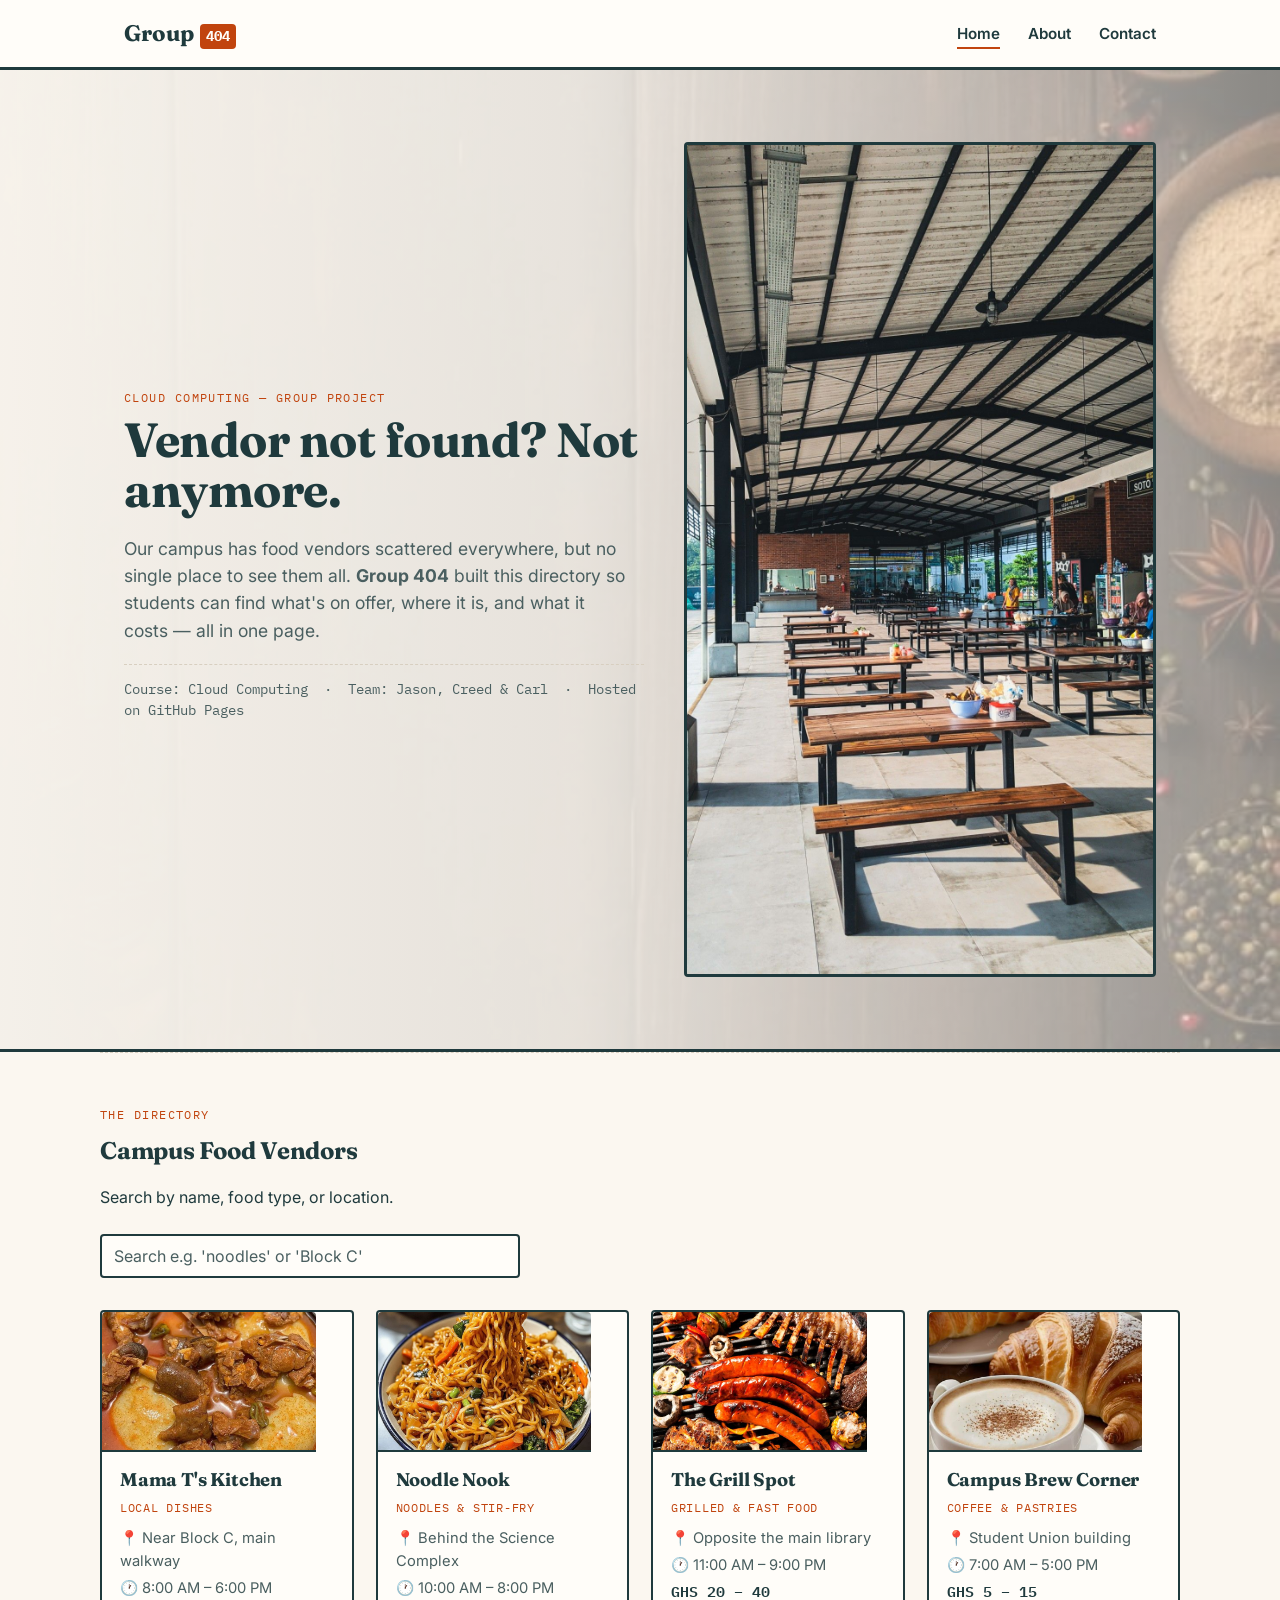
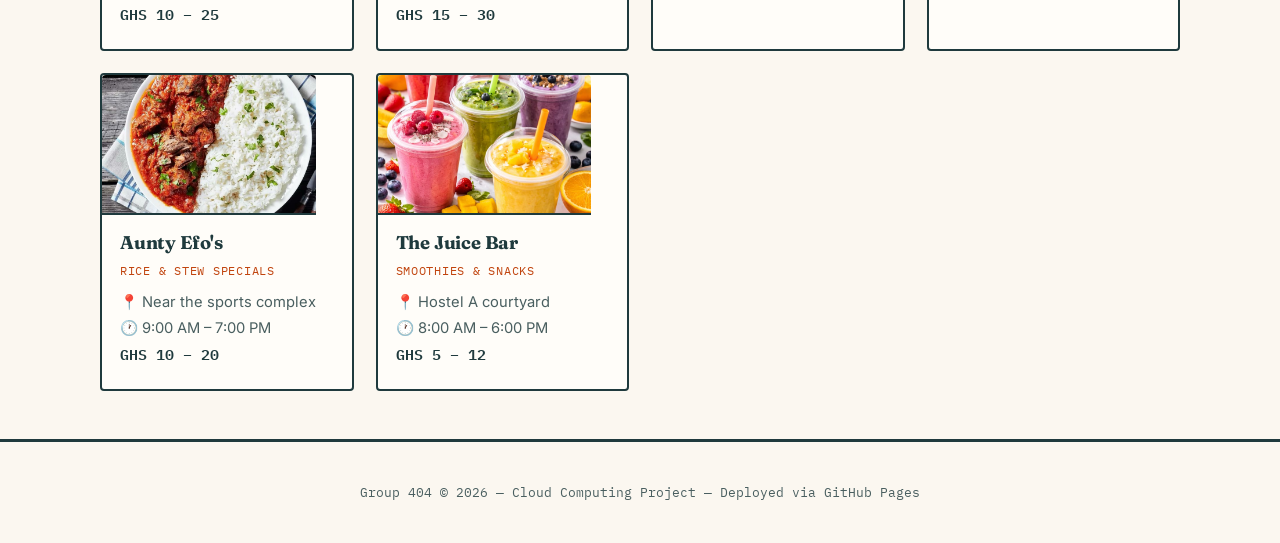
<file: index.html>
<!DOCTYPE html>
<html lang="en">
<head>
<meta charset="UTF-8">
<meta name="viewport" content="width=device-width, initial-scale=1.0">
<title>Group 404 — Campus Food Finder</title>
<meta name="description" content="A student-built directory of campus food vendors — Cloud Computing project by Group 404.">
<link rel="preconnect" href="https://fonts.googleapis.com">
<link href="https://fonts.googleapis.com/css2?family=Fraunces:wght@500;700&family=Inter:wght@400;500;600&family=IBM+Plex+Mono:wght@400;600&display=swap" rel="stylesheet">
<link rel="stylesheet" href="style.css">
</head>
<body>

<header class="site-header">
  <nav class="nav-bar">
    <a href="index.html" class="logo">Group <span>404</span></a>
    <button class="nav-toggle" aria-expanded="false" aria-label="Toggle navigation">☰ Menu</button>
    <ul class="nav-links">
      <li><a href="index.html" aria-current="page">Home</a></li>
      <li><a href="about.html">About</a></li>
      <li><a href="contact.html">Contact</a></li>
    </ul>
  </nav>
</header>

<main>
  <section class="hero has-bg">
    <div class="hero-grid container">
      <div>
        <span class="eyebrow">Cloud Computing — Group Project</span>
        <h1>Vendor not found? Not anymore.</h1>
        <p class="lede">
          Our campus has food vendors scattered everywhere, but no single place to see them all.
          <strong>Group 404</strong> built this directory so students can find what's on offer,
          where it is, and what it costs — all in one page.
        </p>
        <p class="meta-line">Course: Cloud Computing &nbsp;·&nbsp; Team: Jason, Creed &amp; Carl &nbsp;·&nbsp; Hosted on GitHub Pages</p>
      </div>
      <div class="hero-image">
        <img src="images/canteen.jpg" alt="Illustration of three campus food stalls with a dotted path connecting them, representing scattered vendors being mapped in one place.">
      </div>
      <!-- images/hero-bg.jpg is used as the section's background image (see style.css .hero.has-bg) -->
    </div>
  </section>

  <section class="section container" id="vendors">
    <span class="eyebrow">The Directory</span>
    <h2>Campus Food Vendors</h2>
    <p>Search by name, food type, or location.</p>

    <div class="vendor-search">
      <input type="text" id="vendorSearch" placeholder="Search e.g. 'noodles' or 'Block C'" aria-label="Search vendors">
    </div>

    <div class="vendor-grid">

      <article class="vendor-card">
        <img src="images/mama-ts.jpg" alt="Local stew dish served by Mama T's Kitchen" class="vendor-photo">
        <h3>Mama T's Kitchen</h3>
        <span class="vendor-type">Local dishes</span>
        <p>📍 Near Block C, main walkway</p>
        <p>🕐 8:00 AM – 6:00 PM</p>
        <p class="price">GHS 10 – 25</p>
      </article>

      <article class="vendor-card">
        <img src="images/noodle-nook.jpg" alt="Bowl of stir-fried noodles with vegetables from Noodle Nook" class="vendor-photo">
        <h3>Noodle Nook</h3>
        <span class="vendor-type">Noodles &amp; stir-fry</span>
        <p>📍 Behind the Science Complex</p>
        <p>🕐 10:00 AM – 8:00 PM</p>
        <p class="price">GHS 15 – 30</p>
      </article>

      <article class="vendor-card">
        <img src="images/grill-spot.jpg" alt="Assorted grilled meats and skewers from The Grill Spot" class="vendor-photo">
        <h3>The Grill Spot</h3>
        <span class="vendor-type">Grilled &amp; fast food</span>
        <p>📍 Opposite the main library</p>
        <p>🕐 11:00 AM – 9:00 PM</p>
        <p class="price">GHS 20 – 40</p>
      </article>

      <article class="vendor-card">
        <img src="images/brew-corner.jpg" alt="Cappuccino and croissants at Campus Brew Corner" class="vendor-photo">
        <h3>Campus Brew Corner</h3>
        <span class="vendor-type">Coffee &amp; pastries</span>
        <p>📍 Student Union building</p>
        <p>🕐 7:00 AM – 5:00 PM</p>
        <p class="price">GHS 5 – 15</p>
      </article>

      <article class="vendor-card">
        <img src="images/aunty-efos.jpg" alt="Rice and stew special from Aunty Efo's" class="vendor-photo">
        <h3>Aunty Efo's</h3>
        <span class="vendor-type">Rice &amp; stew specials</span>
        <p>📍 Near the sports complex</p>
        <p>🕐 9:00 AM – 7:00 PM</p>
        <p class="price">GHS 10 – 20</p>
      </article>

      <article class="vendor-card">
        <img src="images/juice-bar.jpg" alt="Assorted fruit smoothies from The Juice Bar" class="vendor-photo">
        <h3>The Juice Bar</h3>
        <span class="vendor-type">Smoothies &amp; snacks</span>
        <p>📍 Hostel A courtyard</p>
        <p>🕐 8:00 AM – 6:00 PM</p>
        <p class="price">GHS 5 – 12</p>
      </article>

    </div>

    <p class="no-results">No vendors match your search yet.</p>
  </section>
</main>

<footer class="site-footer">
  <p>Group 404 &copy; <span id="year"></span> — Cloud Computing Project — Deployed via GitHub Pages</p>
</footer>

<script src="script.js"></script>
</body>
</html>
</file>
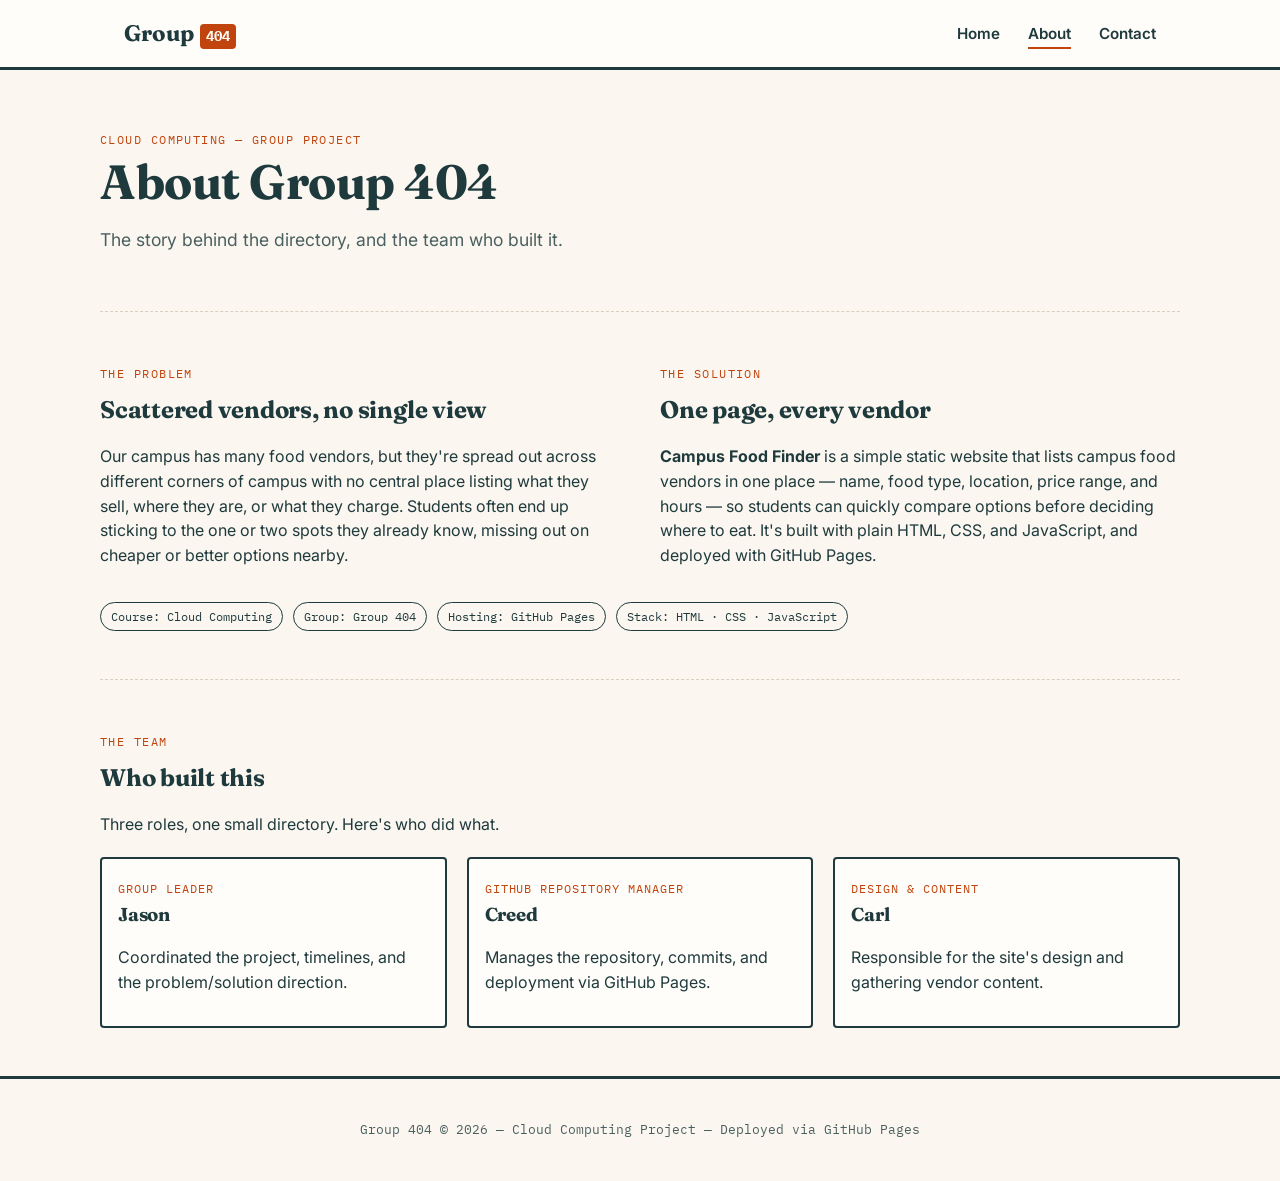
<file: about.html>
<!DOCTYPE html>
<html lang="en">
<head>
<meta charset="UTF-8">
<meta name="viewport" content="width=device-width, initial-scale=1.0">
<title>About — Group 404</title>
<meta name="description" content="About the Campus Food Finder project by Group 404, a Cloud Computing course project.">
<link rel="preconnect" href="https://fonts.googleapis.com">
<link href="https://fonts.googleapis.com/css2?family=Fraunces:wght@500;700&family=Inter:wght@400;500;600&family=IBM+Plex+Mono:wght@400;600&display=swap" rel="stylesheet">
<link rel="stylesheet" href="style.css">
</head>
<body>

<header class="site-header">
  <nav class="nav-bar">
    <a href="index.html" class="logo">Group <span>404</span></a>
    <button class="nav-toggle" aria-expanded="false" aria-label="Toggle navigation">☰ Menu</button>
    <ul class="nav-links">
      <li><a href="index.html">Home</a></li>
      <li><a href="about.html" aria-current="page">About</a></li>
      <li><a href="contact.html">Contact</a></li>
    </ul>
  </nav>
</header>

<main>
  <section class="hero container">
    <span class="eyebrow">Cloud Computing — Group Project</span>
    <h1>About Group 404</h1>
    <p class="lede">The story behind the directory, and the team who built it.</p>
  </section>

  <section class="section container">
    <div class="about-block">
      <div>
        <span class="eyebrow">The Problem</span>
        <h2>Scattered vendors, no single view</h2>
        <p>
          Our campus has many food vendors, but they're spread out across different corners of
          campus with no central place listing what they sell, where they are, or what they charge.
          Students often end up sticking to the one or two spots they already know, missing out on
          cheaper or better options nearby.
        </p>
      </div>
      <div>
        <span class="eyebrow">The Solution</span>
        <h2>One page, every vendor</h2>
        <p>
          <strong>Campus Food Finder</strong> is a simple static website that lists campus food
          vendors in one place — name, food type, location, price range, and hours — so students
          can quickly compare options before deciding where to eat. It's built with plain HTML,
          CSS, and JavaScript, and deployed with GitHub Pages.
        </p>
      </div>
    </div>

    <div class="badge-row">
      <span class="badge">Course: Cloud Computing</span>
      <span class="badge">Group: Group 404</span>
      <span class="badge">Hosting: GitHub Pages</span>
      <span class="badge">Stack: HTML · CSS · JavaScript</span>
    </div>
  </section>

  <section class="section container">
    <span class="eyebrow">The Team</span>
    <h2>Who built this</h2>
    <p>Three roles, one small directory. Here's who did what.</p>

    <div class="team-grid">
      <div class="team-card">
        <span class="role">Group Leader</span>
        <h3>Jason</h3>
        <p>Coordinated the project, timelines, and the problem/solution direction.</p>
      </div>
      <div class="team-card">
        <span class="role">GitHub Repository Manager</span>
        <h3>Creed</h3>
        <p>Manages the repository, commits, and deployment via GitHub Pages.</p>
      </div>
      <div class="team-card">
        <span class="role">Design &amp; Content</span>
        <h3>Carl</h3>
        <p>Responsible for the site's design and gathering vendor content.</p>
      </div>
    </div>
  </section>
</main>

<footer class="site-footer">
  <p>Group 404 &copy; <span id="year"></span> — Cloud Computing Project — Deployed via GitHub Pages</p>
</footer>

<script src="script.js"></script>
</body>
</html>
</file>
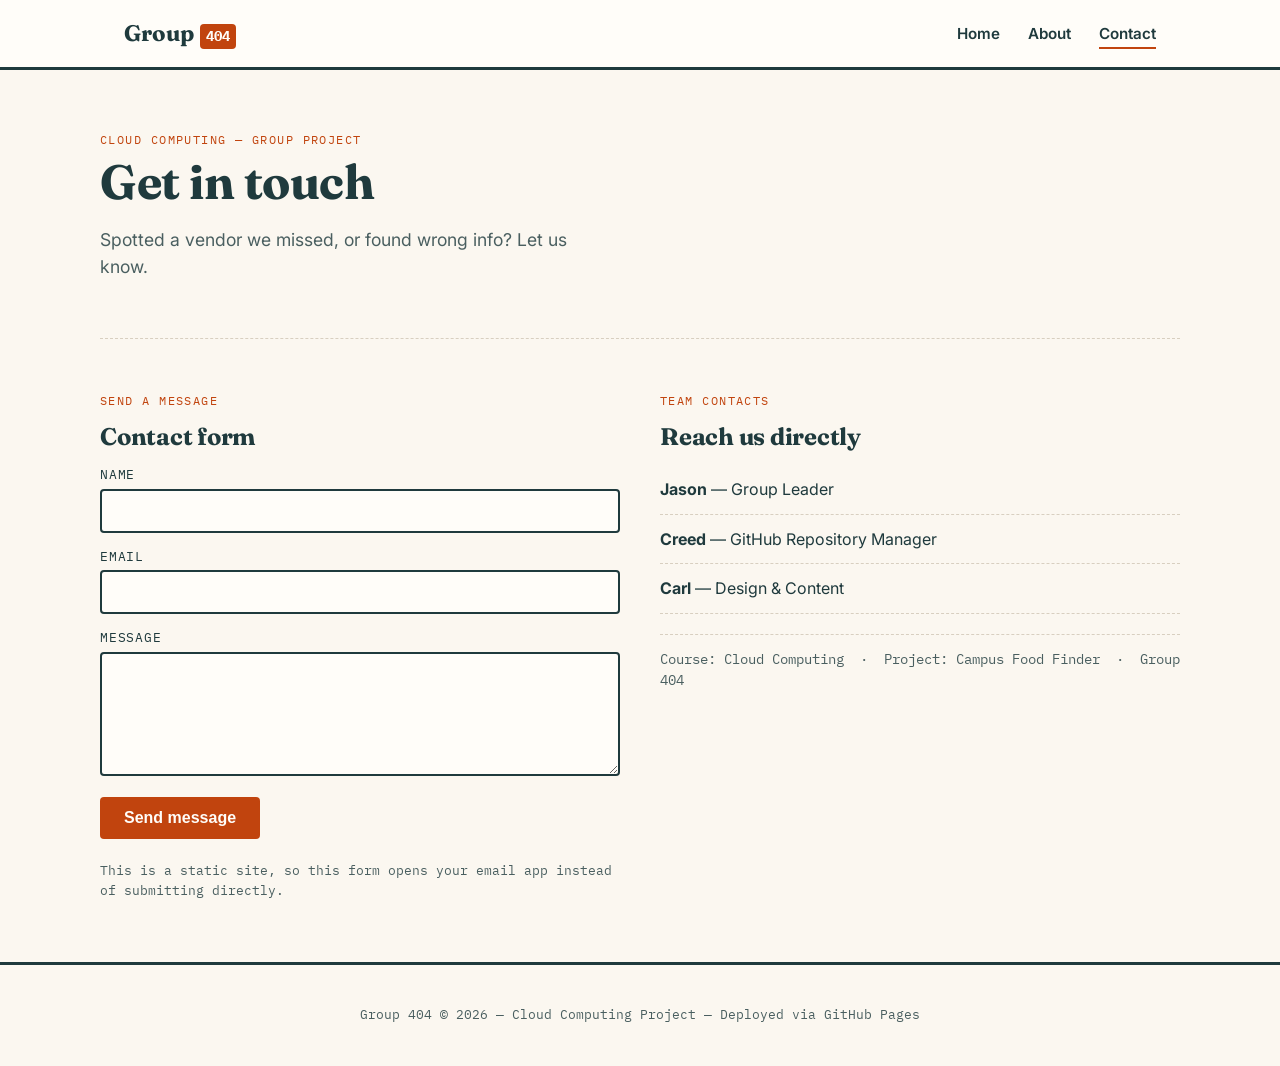
<file: contact.html>
<!DOCTYPE html>
<html lang="en">
<head>
<meta charset="UTF-8">
<meta name="viewport" content="width=device-width, initial-scale=1.0">
<title>Contact — Group 404</title>
<meta name="description" content="Get in touch with Group 404 about the Campus Food Finder project.">
<link rel="preconnect" href="https://fonts.googleapis.com">
<link href="https://fonts.googleapis.com/css2?family=Fraunces:wght@500;700&family=Inter:wght@400;500;600&family=IBM+Plex+Mono:wght@400;600&display=swap" rel="stylesheet">
<link rel="stylesheet" href="style.css">
</head>
<body>

<header class="site-header">
  <nav class="nav-bar">
    <a href="index.html" class="logo">Group <span>404</span></a>
    <button class="nav-toggle" aria-expanded="false" aria-label="Toggle navigation">☰ Menu</button>
    <ul class="nav-links">
      <li><a href="index.html">Home</a></li>
      <li><a href="about.html">About</a></li>
      <li><a href="contact.html" aria-current="page">Contact</a></li>
    </ul>
  </nav>
</header>

<main>
  <section class="hero container">
    <span class="eyebrow">Cloud Computing — Group Project</span>
    <h1>Get in touch</h1>
    <p class="lede">Spotted a vendor we missed, or found wrong info? Let us know.</p>
  </section>

  <section class="section container">
    <div class="contact-grid">
      <div>
        <span class="eyebrow">Send a message</span>
        <h2>Contact form</h2>
        <form class="contact-form" action="mailto:group404@example.com" method="post" enctype="text/plain">
          <div>
            <label for="name">Name</label>
            <input type="text" id="name" name="name" required>
          </div>
          <div>
            <label for="email">Email</label>
            <input type="email" id="email" name="email" required>
          </div>
          <div>
            <label for="message">Message</label>
            <textarea id="message" name="message" rows="5" required></textarea>
          </div>
          <button type="submit">Send message</button>
          <p class="form-note">
            This is a static site, so this form opens your email app instead of submitting directly.
          </p>
        </form>
      </div>

      <div>
        <span class="eyebrow">Team contacts</span>
        <h2>Reach us directly</h2>
        <ul class="contact-list">
          <li><strong>Jason</strong> — Group Leader</li>
          <li><strong>Creed</strong> — GitHub Repository Manager</li>
          <li><strong>Carl</strong> — Design &amp; Content</li>
        </ul>
        <p class="meta-line">Course: Cloud Computing &nbsp;·&nbsp; Project: Campus Food Finder &nbsp;·&nbsp; Group 404</p>
      </div>
    </div>
  </section>
</main>

<footer class="site-footer">
  <p>Group 404 &copy; <span id="year"></span> — Cloud Computing Project — Deployed via GitHub Pages</p>
</footer>

<script src="script.js"></script>
</body>
</html>
</file>
<file: style.css>
/* =========================================================
   Group 404 — Campus Food Finder
   Design tokens
   ========================================================= */
:root {
  --color-bg: #FBF7F0;
  --color-panel: #FFFDF9;
  --color-ink: #1F3A3D;
  --color-ink-soft: #4A5F60;
  --color-accent: #E8A33D;
  --color-accent-2: #C1440E;
  --color-line: #D8CFC0;

  --font-display: 'Fraunces', Georgia, serif;
  --font-body: 'Inter', system-ui, sans-serif;
  --font-mono: 'IBM Plex Mono', 'Courier New', monospace;

  --radius: 4px;
  --max-width: 1080px;
}

* { box-sizing: border-box; }

html { scroll-behavior: smooth; }

body {
  margin: 0;
  background: var(--color-bg);
  color: var(--color-ink);
  font-family: var(--font-body);
  line-height: 1.55;
}

img { max-width: 100%; display: block; }

a { color: var(--color-accent-2); }
a:focus-visible, button:focus-visible, input:focus-visible {
  outline: 3px solid var(--color-accent-2);
  outline-offset: 2px;
}

h1, h2, h3 {
  font-family: var(--font-display);
  color: var(--color-ink);
  margin: 0 0 0.4em;
  letter-spacing: -0.01em;
}

.eyebrow {
  font-family: var(--font-mono);
  font-size: 0.75rem;
  letter-spacing: 0.12em;
  text-transform: uppercase;
  color: var(--color-accent-2);
  display: inline-block;
  margin-bottom: 0.6em;
}

.container {
  max-width: var(--max-width);
  margin: 0 auto;
  padding: 0 24px;
}

/* ---------- Header / Nav ---------- */
.site-header {
  border-bottom: 3px solid var(--color-ink);
  background: var(--color-panel);
  position: sticky;
  top: 0;
  z-index: 10;
}

.nav-bar {
  display: flex;
  align-items: center;
  justify-content: space-between;
  padding: 16px 24px;
  max-width: var(--max-width);
  margin: 0 auto;
}

.logo {
  font-family: var(--font-display);
  font-size: 1.4rem;
  font-weight: 700;
  color: var(--color-ink);
  text-decoration: none;
  display: flex;
  align-items: baseline;
  gap: 6px;
}

.logo span {
  font-family: var(--font-mono);
  font-size: 0.85rem;
  background: var(--color-accent-2);
  color: var(--color-panel);
  padding: 2px 6px;
  border-radius: var(--radius);
}

.nav-links {
  list-style: none;
  display: flex;
  gap: 28px;
  margin: 0;
  padding: 0;
}

.nav-links a {
  color: var(--color-ink);
  text-decoration: none;
  font-weight: 600;
  font-size: 0.95rem;
  padding-bottom: 4px;
  border-bottom: 2px solid transparent;
}

.nav-links a:hover,
.nav-links a[aria-current="page"] {
  border-bottom-color: var(--color-accent-2);
}

.nav-toggle {
  display: none;
  background: none;
  border: 2px solid var(--color-ink);
  border-radius: var(--radius);
  padding: 6px 10px;
  font-family: var(--font-mono);
  cursor: pointer;
}

/* ---------- Hero ---------- */
.hero {
  padding: 56px 0 40px;
}

.hero.has-bg {
  position: relative;
  padding: 72px 0;
  background-image:
    linear-gradient(90deg, rgba(251,247,240,0.97) 0%, rgba(251,247,240,0.9) 45%, rgba(251,247,240,0.55) 100%),
    url("images/hero-bg.jpg");
  background-size: cover;
  background-position: right center;
  border-bottom: 3px solid var(--color-ink);
}

.hero-grid {
  display: grid;
  grid-template-columns: 1.1fr 1fr;
  gap: 40px;
  align-items: center;
}

.hero h1 {
  font-size: clamp(2rem, 4vw, 3rem);
  line-height: 1.05;
}

.hero p.lede {
  font-size: 1.1rem;
  color: var(--color-ink-soft);
  max-width: 46ch;
}

.meta-line {
  font-family: var(--font-mono);
  font-size: 0.85rem;
  color: var(--color-ink-soft);
  border-top: 1px dashed var(--color-line);
  padding-top: 14px;
  margin-top: 20px;
}

.hero-image {
  border: 3px solid var(--color-ink);
  border-radius: var(--radius);
  overflow: hidden;
  background: var(--color-panel);
}

/* ---------- Section headings ---------- */
.section {
  padding: 48px 0;
  border-top: 1px dashed var(--color-line);
}

/* ---------- Search ---------- */
.vendor-search {
  display: flex;
  gap: 10px;
  margin: 24px 0 32px;
  max-width: 420px;
}

.vendor-search input {
  flex: 1;
  padding: 10px 12px;
  font-family: var(--font-body);
  font-size: 1rem;
  border: 2px solid var(--color-ink);
  border-radius: var(--radius);
  background: var(--color-panel);
  color: var(--color-ink);
}

.vendor-search input::placeholder { color: var(--color-ink-soft); }

/* ---------- Vendor cards ---------- */
.vendor-grid {
  display: grid;
  grid-template-columns: repeat(auto-fill, minmax(240px, 1fr));
  gap: 22px;
}

.vendor-card {
  position: relative;
  background: var(--color-panel);
  border: 2px solid var(--color-ink);
  border-radius: var(--radius);
  padding: 18px;
  transition: transform 0.15s ease;
}

.vendor-photo {
  width: calc(100% + 36px);
  margin: -18px -18px 14px;
  height: 140px;
  object-fit: cover;
  border-bottom: 2px solid var(--color-ink);
  border-radius: var(--radius) var(--radius) 0 0;
}

.vendor-card:hover { transform: translateY(-3px); }

.vendor-card .tag {
  position: absolute;
  top: -10px;
  right: 14px;
  background: var(--color-accent-2);
  color: var(--color-panel);
  font-family: var(--font-mono);
  font-size: 0.75rem;
  padding: 3px 8px;
  border-radius: var(--radius);
}

.vendor-card h3 {
  font-size: 1.15rem;
  margin-bottom: 4px;
}

.vendor-card .vendor-type {
  font-family: var(--font-mono);
  font-size: 0.78rem;
  color: var(--color-accent-2);
  text-transform: uppercase;
  letter-spacing: 0.06em;
  margin-bottom: 10px;
  display: block;
}

.vendor-card p {
  margin: 4px 0;
  font-size: 0.92rem;
  color: var(--color-ink-soft);
}

.vendor-card .price {
  font-family: var(--font-mono);
  color: var(--color-ink);
  font-weight: 600;
}

.no-results {
  font-family: var(--font-mono);
  color: var(--color-ink-soft);
  padding: 20px 0;
  display: none;
}

/* ---------- About page ---------- */
.about-block {
  display: grid;
  grid-template-columns: 1fr 1fr;
  gap: 40px;
  align-items: start;
}

.team-grid {
  display: grid;
  grid-template-columns: repeat(auto-fit, minmax(200px, 1fr));
  gap: 20px;
  margin-top: 20px;
}

.team-card {
  background: var(--color-panel);
  border: 2px solid var(--color-ink);
  border-radius: var(--radius);
  padding: 16px;
}

.team-card .role {
  font-family: var(--font-mono);
  font-size: 0.75rem;
  color: var(--color-accent-2);
  text-transform: uppercase;
  letter-spacing: 0.08em;
}

.badge-row {
  display: flex;
  gap: 10px;
  flex-wrap: wrap;
  margin-top: 18px;
}

.badge {
  font-family: var(--font-mono);
  font-size: 0.78rem;
  border: 1px solid var(--color-ink);
  padding: 4px 10px;
  border-radius: 999px;
}

/* ---------- Contact page ---------- */
.contact-grid {
  display: grid;
  grid-template-columns: 1fr 1fr;
  gap: 40px;
}

form.contact-form {
  display: grid;
  gap: 14px;
}

.contact-form label {
  font-family: var(--font-mono);
  font-size: 0.8rem;
  text-transform: uppercase;
  letter-spacing: 0.06em;
  display: block;
  margin-bottom: 4px;
}

.contact-form input,
.contact-form textarea {
  width: 100%;
  padding: 10px 12px;
  border: 2px solid var(--color-ink);
  border-radius: var(--radius);
  background: var(--color-panel);
  font-family: var(--font-body);
  font-size: 1rem;
  color: var(--color-ink);
}

.contact-form button {
  justify-self: start;
  background: var(--color-accent-2);
  color: var(--color-panel);
  border: none;
  padding: 12px 24px;
  font-weight: 600;
  border-radius: var(--radius);
  cursor: pointer;
  font-size: 1rem;
}

.contact-form button:hover { background: var(--color-ink); }

.form-note {
  font-family: var(--font-mono);
  font-size: 0.8rem;
  color: var(--color-ink-soft);
  margin-top: 8px;
}

.contact-list {
  list-style: none;
  padding: 0;
  margin: 0;
}

.contact-list li {
  padding: 12px 0;
  border-bottom: 1px dashed var(--color-line);
}

/* ---------- Footer ---------- */
.site-footer {
  border-top: 3px solid var(--color-ink);
  padding: 28px 0;
  font-family: var(--font-mono);
  font-size: 0.8rem;
  color: var(--color-ink-soft);
  text-align: center;
}

/* ---------- Responsive ---------- */
@media (max-width: 760px) {
  .hero-grid, .about-block, .contact-grid { grid-template-columns: 1fr; }
  .nav-links {
    position: absolute;
    top: 100%;
    left: 0;
    right: 0;
    background: var(--color-panel);
    flex-direction: column;
    gap: 0;
    border-bottom: 3px solid var(--color-ink);
    display: none;
  }
  .nav-links.open { display: flex; }
  .nav-links li { border-top: 1px dashed var(--color-line); }
  .nav-links a { display: block; padding: 14px 24px; }
  .nav-toggle { display: block; }
}
</file>
